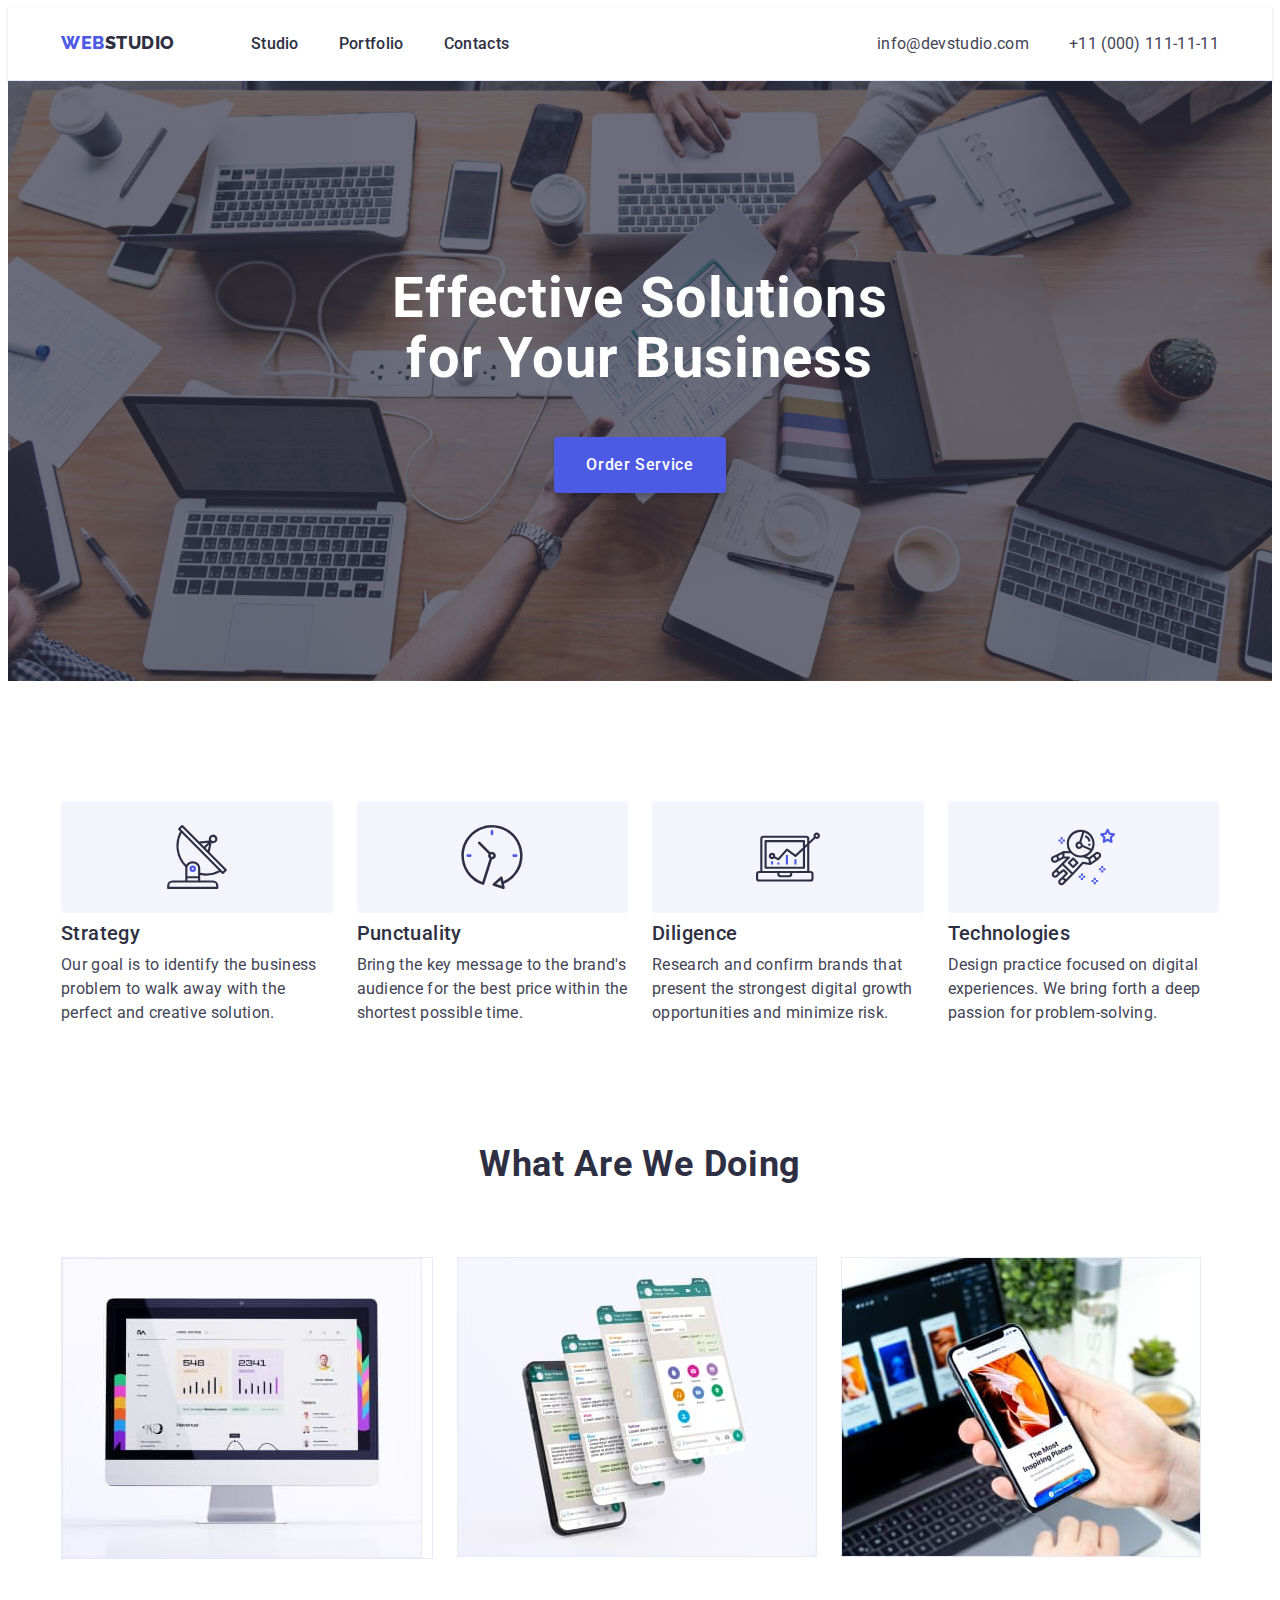
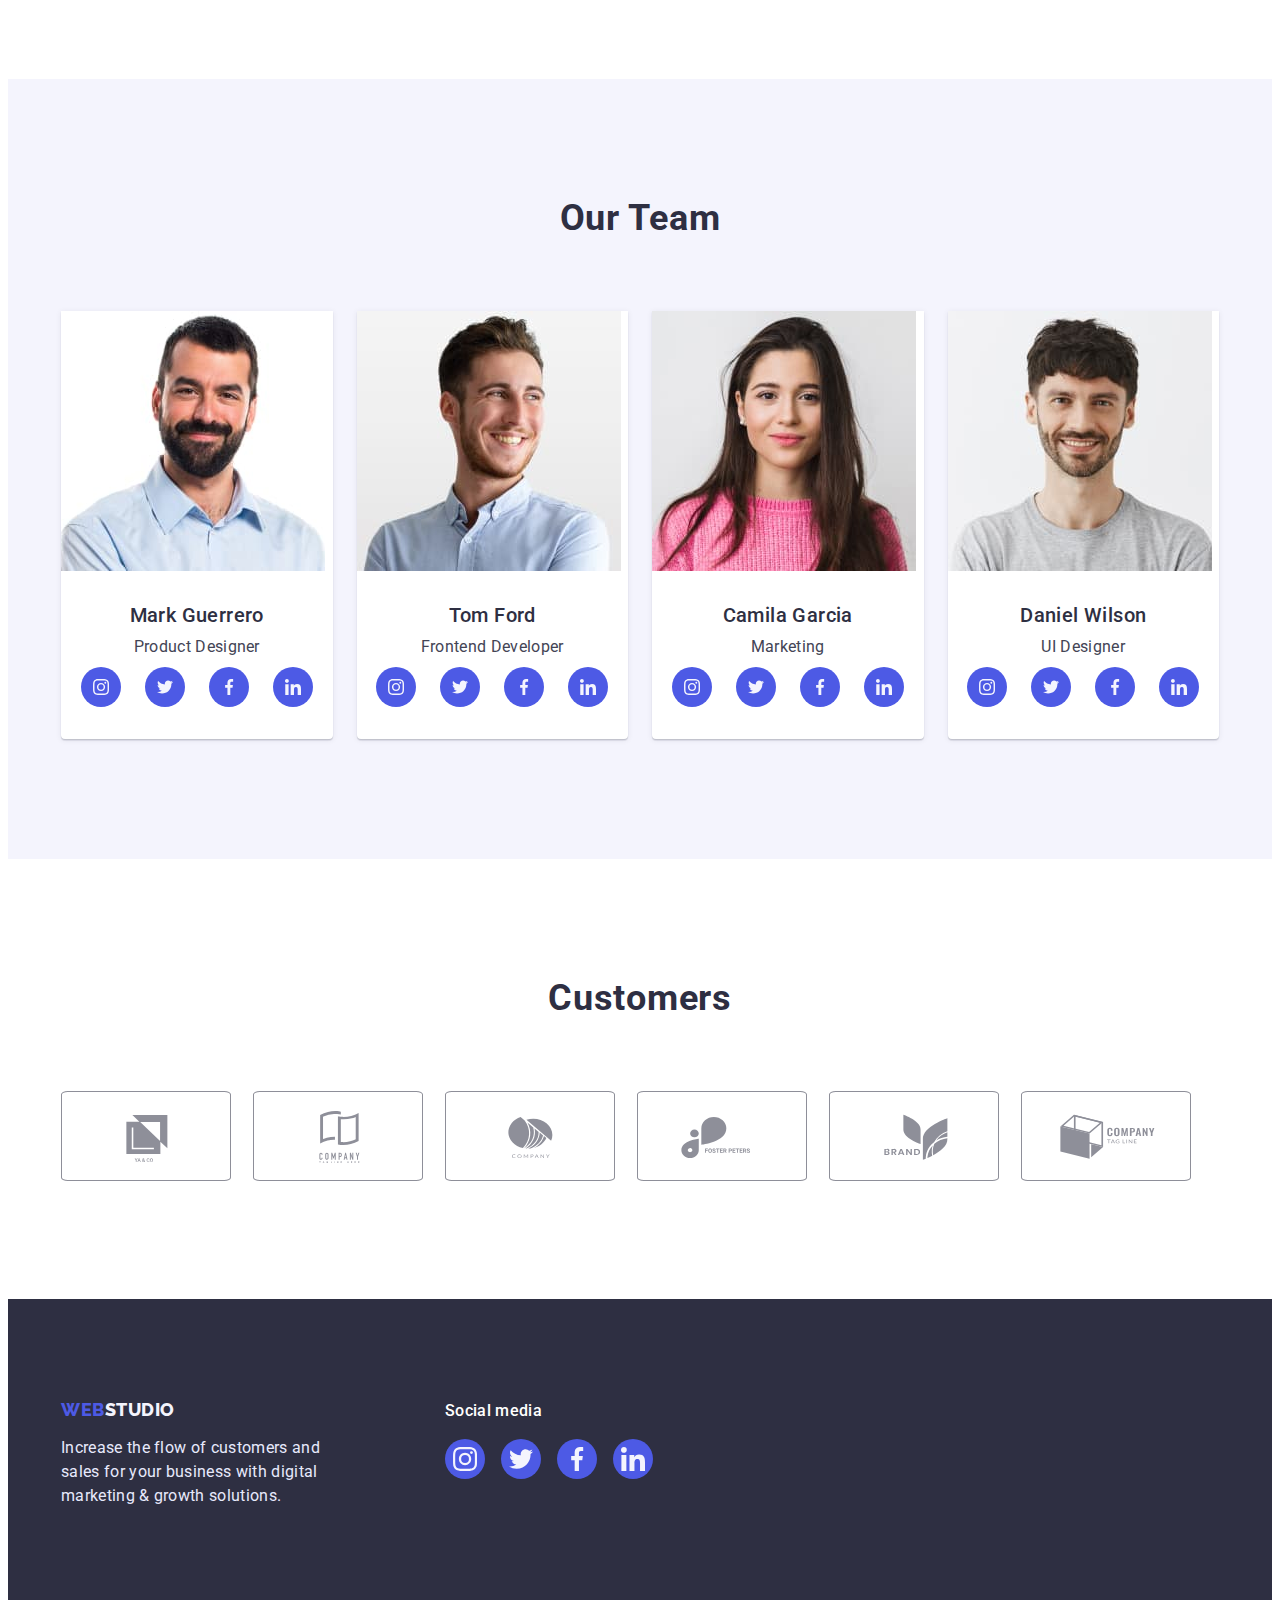
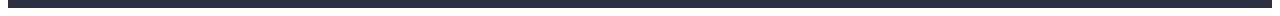
<file: index.html>
<!DOCTYPE html>
<html lang="en">
  <head>
    <meta charset="UTF-8" />
    <meta http-equiv="X-UA-Compatible" content="IE=edge" />
    <meta name="viewport" content="width=device-width, initial-scale=1.0" />
    <title>Web Studio</title>

    <link rel="preconnect" href="https://fonts.googleapis.com" />
    <link rel="preconnect" href="https://fonts.gstatic.com" crossorigin />
    <link
      href="https://fonts.googleapis.com/css2?family=Raleway:wght@800&family=Roboto:wght@400;500;700;900&display=swap"
      rel="stylesheet"
    />
    <link
      rel="stylesheet"
      href="https://cdnjs.cloudflare.com/ajax/libs/modern-normalize/1.1.0/modern-normalize.min.css"
      integrity="sha512-wpPYUAdjBVSE4KJnH1VR1HeZfpl1ub8YT/NKx4PuQ5NmX2tKuGu6U/JRp5y+Y8XG2tV+wKQpNHVUX03MfMFn9Q=="
      crossorigin="anonymous"
      referrerpolicy="no-referrer"
    />
    <link rel="stylesheet" href="./css/styles.css" />
  </head>
  <body>
    <!-- Header -->
    <header class="header">
      <div class="container">
        <nav class="page-nav">
          <a class="logo link" href="./index.html"
            >Web<span class="logo-studio-header">Studio</span></a
          >
          <ul class="menu-list list">
            <li class="menu-item">
              <a class="menu-link link" href="./index.html">Studio</a>
            </li>
            <li class="menu-item">
              <a class="menu-link link" href="./portfolio.html">Portfolio</a>
            </li>
            <li class="menu-item">
              <a class="menu-link link" href="">Contacts</a>
            </li>
          </ul>
        </nav>
        <address class="address">
          <ul class="contact-list list">
            <li>
              <a class="address-link link" href="mailto:info@devstudio.com"
                >info@devstudio.com</a
              >
            </li>
            <li>
              <a class="address-link link" href="tel:+110001111111"
                >+11 (000) 111-11-11</a
              >
            </li>
          </ul>
        </address>
      </div>
    </header>

    <main>
      <!-- Hero -->
      <section class="hero">
        <div class="container">
          <h1 class="main-title title-theme-dark">
            Effective Solutions for Your Business
          </h1>
          <button class="modal-btn-hero modal-btn" type="button">
            Order Service
          </button>
        </div>
      </section>
      <!-- Company Advantages  -->
      <section class="advantages">
        <div class="container">
          <h2 class="visually-hidden section-title title-theme-light">
            Company Advantages
          </h2>
          <ul class="advantages-list list">
            <li class="advantages-item">
              <div class="advantages-bg">
                <svg class="advantages-icon" width="64" height="64">
                  <use href="./images/sprite.svg#icon-antenna"></use>
                </svg>
              </div>
              <h3 class="section-subtitle title-theme-light">Strategy</h3>
              <p class="body-text-style">
                Our goal is to identify the business problem to walk away with
                the perfect and creative solution.
              </p>
            </li>
            <li class="advantages-item">
              <div class="advantages-bg">
                <svg class="advantages-icon" width="64" height="64">
                  <use href="./images/sprite.svg#icon-clock"></use>
                </svg>
              </div>
              <h3 class="section-subtitle title-theme-light">Punctuality</h3>
              <p class="body-text-style">
                Bring the key message to the brand's audience for the best price
                within the shortest possible time.
              </p>
            </li>
            <li class="advantages-item">
              <div class="advantages-bg">
                <svg class="advantages-icon" width="64" height="64">
                  <use href="./images/sprite.svg#icon-diagram"></use>
                </svg>
              </div>
              <h3 class="section-subtitle title-theme-light">Diligence</h3>
              <p class="body-text-style">
                Research and confirm brands that present the strongest digital
                growth opportunities and minimize risk.
              </p>
            </li>
            <li class="advantages-item">
              <div class="advantages-bg">
                <svg class="advantages-icon" width="64" height="64">
                  <use href="./images/sprite.svg#icon-astronaut"></use>
                </svg>
              </div>
              <h3 class="section-subtitle title-theme-light">Technologies</h3>
              <p class="body-text-style">
                Design practice focused on digital experiences. We bring forth a
                deep passion for problem-solving.
              </p>
            </li>
          </ul>
        </div>
      </section>
      <!-- Company Products -->
      <section class="products">
        <div class="container">
          <h2 class="section-title title-theme-light">What are we doing</h2>
          <ul class="products-list list">
            <li class="products-item">
              <img
                src="./images/products/products-img-1.jpg"
                alt="Web Products"
                width="360"
                height="300"
              />
            </li>
            <li>
              <img
                src="./images/products/products-img-2.jpg"
                alt="App Products"
                width="360"
                height="300"
              />
            </li>
            <li>
              <img
                src="./images/products/products-img-3.jpg"
                alt="Multimodal Products"
                width="360"
                height="300"
              />
            </li>
          </ul>
        </div>
      </section>
      <!-- Company Team -->
      <section class="team">
        <div class="container">
          <h2 class="section-title title-theme-light">Our Team</h2>
          <ul class="team-list list">
            <li class="team-item">
              <img
                src="./images/team/team-img-1.jpg"
                alt="Team Member 1"
                width="264"
                height="260"
              />
              <div class="team-item-info">
                <h3 class="section-subtitle title-theme-light">
                  Mark Guerrero
                </h3>
                <p class="body-text-style">Product Designer</p>
                <ul class="team-soc-list list">
                  <li class="soc-media-item">
                    <a href="" class="soc-media-link link">
                      <svg class="soc-media-icon" width="16" height="16">
                        <use href="./images/sprite.svg#icon-instagram"></use>
                      </svg>
                    </a>
                  </li>
                  <li class="soc-media-item">
                    <a href="" class="soc-media-link link">
                      <svg class="soc-media-icon" width="16" height="16">
                        <use href="./images/sprite.svg#icon-twitter"></use>
                      </svg>
                    </a>
                  </li>
                  <li class="soc-media-item">
                    <a href="" class="soc-media-link link">
                      <svg class="soc-media-icon" width="16" height="16">
                        <use href="./images/sprite.svg#icon-facebook"></use>
                      </svg>
                    </a>
                  </li>
                  <li class="soc-media-item">
                    <a href="" class="soc-media-link link">
                      <svg class="soc-media-icon" width="16" height="16">
                        <use href="./images/sprite.svg#icon-linkedin"></use>
                      </svg>
                    </a>
                  </li>
                </ul>
              </div>
            </li>
            <li class="team-item">
              <img
                src="./images/team/team-img-2.jpg"
                alt="Team Member 2"
                width="264"
                height="260"
              />
              <div class="team-item-info">
                <h3 class="section-subtitle title-theme-light">Tom Ford</h3>
                <p class="body-text-style">Frontend Developer</p>
                <ul class="team-soc-list list">
                  <li class="soc-media-item">
                    <a href="" class="soc-media-link link">
                      <svg class="soc-media-icon" width="16" height="16">
                        <use href="./images/sprite.svg#icon-instagram"></use>
                      </svg>
                    </a>
                  </li>
                  <li class="soc-media-item">
                    <a href="" class="soc-media-link link">
                      <svg class="soc-media-icon" width="16" height="16">
                        <use href="./images/sprite.svg#icon-twitter"></use>
                      </svg>
                    </a>
                  </li>
                  <li class="soc-media-item">
                    <a href="" class="soc-media-link link">
                      <svg class="soc-media-icon" width="16" height="16">
                        <use href="./images/sprite.svg#icon-facebook"></use>
                      </svg>
                    </a>
                  </li>
                  <li class="soc-media-item">
                    <a href="" class="soc-media-link link">
                      <svg class="soc-media-icon" width="16" height="16">
                        <use href="./images/sprite.svg#icon-linkedin"></use>
                      </svg>
                    </a>
                  </li>
                </ul>
              </div>
            </li>
            <li class="team-item">
              <img
                src="./images/team/team-img-3.jpg"
                alt="Team Member 3"
                width="264"
                height="260"
              />
              <div class="team-item-info">
                <h3 class="section-subtitle title-theme-light">
                  Camila Garcia
                </h3>
                <p class="body-text-style">Marketing</p>
                <ul class="team-soc-list list">
                  <li class="soc-media-item">
                    <a href="" class="soc-media-link link">
                      <svg class="soc-media-icon" width="16" height="16">
                        <use href="./images/sprite.svg#icon-instagram"></use>
                      </svg>
                    </a>
                  </li>
                  <li class="soc-media-item">
                    <a href="" class="soc-media-link link">
                      <svg class="soc-media-icon" width="16" height="16">
                        <use href="./images/sprite.svg#icon-twitter"></use>
                      </svg>
                    </a>
                  </li>
                  <li class="soc-media-item">
                    <a href="" class="soc-media-link link">
                      <svg class="soc-media-icon" width="16" height="16">
                        <use href="./images/sprite.svg#icon-facebook"></use>
                      </svg>
                    </a>
                  </li>
                  <li class="soc-media-item">
                    <a href="" class="soc-media-link link">
                      <svg class="soc-media-icon" width="16" height="16">
                        <use href="./images/sprite.svg#icon-linkedin"></use>
                      </svg>
                    </a>
                  </li>
                </ul>
              </div>
            </li>
            <li class="team-item">
              <img
                src="./images/team/team-img-4.jpg"
                alt="Team Member 4"
                width="264"
                height="260"
              />
              <div class="team-item-info">
                <h3 class="section-subtitle title-theme-light">
                  Daniel Wilson
                </h3>
                <p class="body-text-style">UI Designer</p>
                <ul class="team-soc-list list">
                  <li class="soc-media-item">
                    <a href="" class="soc-media-link link">
                      <svg class="soc-media-icon" width="16" height="16">
                        <use href="./images/sprite.svg#icon-instagram"></use>
                      </svg>
                    </a>
                  </li>
                  <li class="soc-media-item">
                    <a href="" class="soc-media-link link">
                      <svg class="soc-media-icon" width="16" height="16">
                        <use href="./images/sprite.svg#icon-twitter"></use>
                      </svg>
                    </a>
                  </li>
                  <li class="soc-media-item">
                    <a href="" class="soc-media-link link">
                      <svg class="soc-media-icon" width="16" height="16">
                        <use href="./images/sprite.svg#icon-facebook"></use>
                      </svg>
                    </a>
                  </li>
                  <li class="soc-media-item">
                    <a href="" class="soc-media-link link">
                      <svg class="soc-media-icon" width="16" height="16">
                        <use href="./images/sprite.svg#icon-linkedin"></use>
                      </svg>
                    </a>
                  </li>
                </ul>
              </div>
            </li>
          </ul>
        </div>
      </section>
      <!-- Customers -->
      <section class="customers">
        <div class="container">
          <h2 class="section-title title-theme-light">Customers</h2>
          <ul class="customers-list list">
            <li class="customers-item">
              <a href="" class="customers-icon-link link">
                <svg class="customers-icon">
                  <use href="./images/sprite.svg#icon-customer-1"></use>
                </svg>
              </a>
            </li>
            <li class="customers-item">
              <a href="" class="customers-icon-link link">
                <svg class="customers-icon">
                  <use href="./images/sprite.svg#icon-customer-2"></use>
                </svg>
              </a>
            </li>
            <li class="customers-item">
              <a href="" class="customers-icon-link link">
                <svg class="customers-icon">
                  <use href="./images/sprite.svg#icon-customer-3"></use>
                </svg>
              </a>
            </li>
            <li class="customers-item">
              <a href="" class="customers-icon-link link">
                <svg class="customers-icon">
                  <use href="./images/sprite.svg#icon-customer-4"></use>
                </svg>
              </a>
            </li>
            <li class="customers-item">
              <a href="" class="customers-icon-link link">
                <svg class="customers-icon">
                  <use href="./images/sprite.svg#icon-customer-5"></use>
                </svg>
              </a>
            </li>
            <li class="customers-item">
              <a href="" class="customers-icon-link link">
                <svg class="customers-icon">
                  <use href="./images/sprite.svg#icon-customer-6"></use>
                </svg>
              </a>
            </li>
          </ul>
        </div>
      </section>
    </main>
    <!-- Footer -->
    <footer class="footer">
      <div class="container">
        <div class="footer-logo-box">
          <a class="logo link" href="./index.html"
            >Web<span class="logo-studio-footer">Studio</span></a
          >
          <p class="footer-text body-text-style text-theme-dark">
            Increase the flow of customers and sales for your business with
            digital marketing & growth solutions.
          </p>
        </div>
        <div class="footer-soc-box">
          <h3 class="section-subtitle title-theme-dark">Social media</h3>
          <ul class="footer-soc-list list">
            <li class="soc-media-item">
              <a href="" class="soc-media-link link">
                <svg class="soc-media-icon" width="24" height="24">
                  <use href="./images/sprite.svg#icon-instagram"></use>
                </svg>
              </a>
            </li>
            <li class="soc-media-item">
              <a href="" class="soc-media-link link">
                <svg class="soc-media-icon" width="24" height="24">
                  <use href="./images/sprite.svg#icon-twitter"></use>
                </svg>
              </a>
            </li>
            <li class="soc-media-item">
              <a href="" class="soc-media-link link">
                <svg class="soc-media-icon" width="24" height="24">
                  <use href="./images/sprite.svg#icon-facebook"></use>
                </svg>
              </a>
            </li>
            <li class="soc-media-item">
              <a href="" class="soc-media-link link">
                <svg class="soc-media-icon" width="24" height="24">
                  <use href="./images/sprite.svg#icon-linkedin"></use>
                </svg>
              </a>
            </li>
          </ul>
        </div>
      </div>
    </footer>
  </body>
</html>
</file>
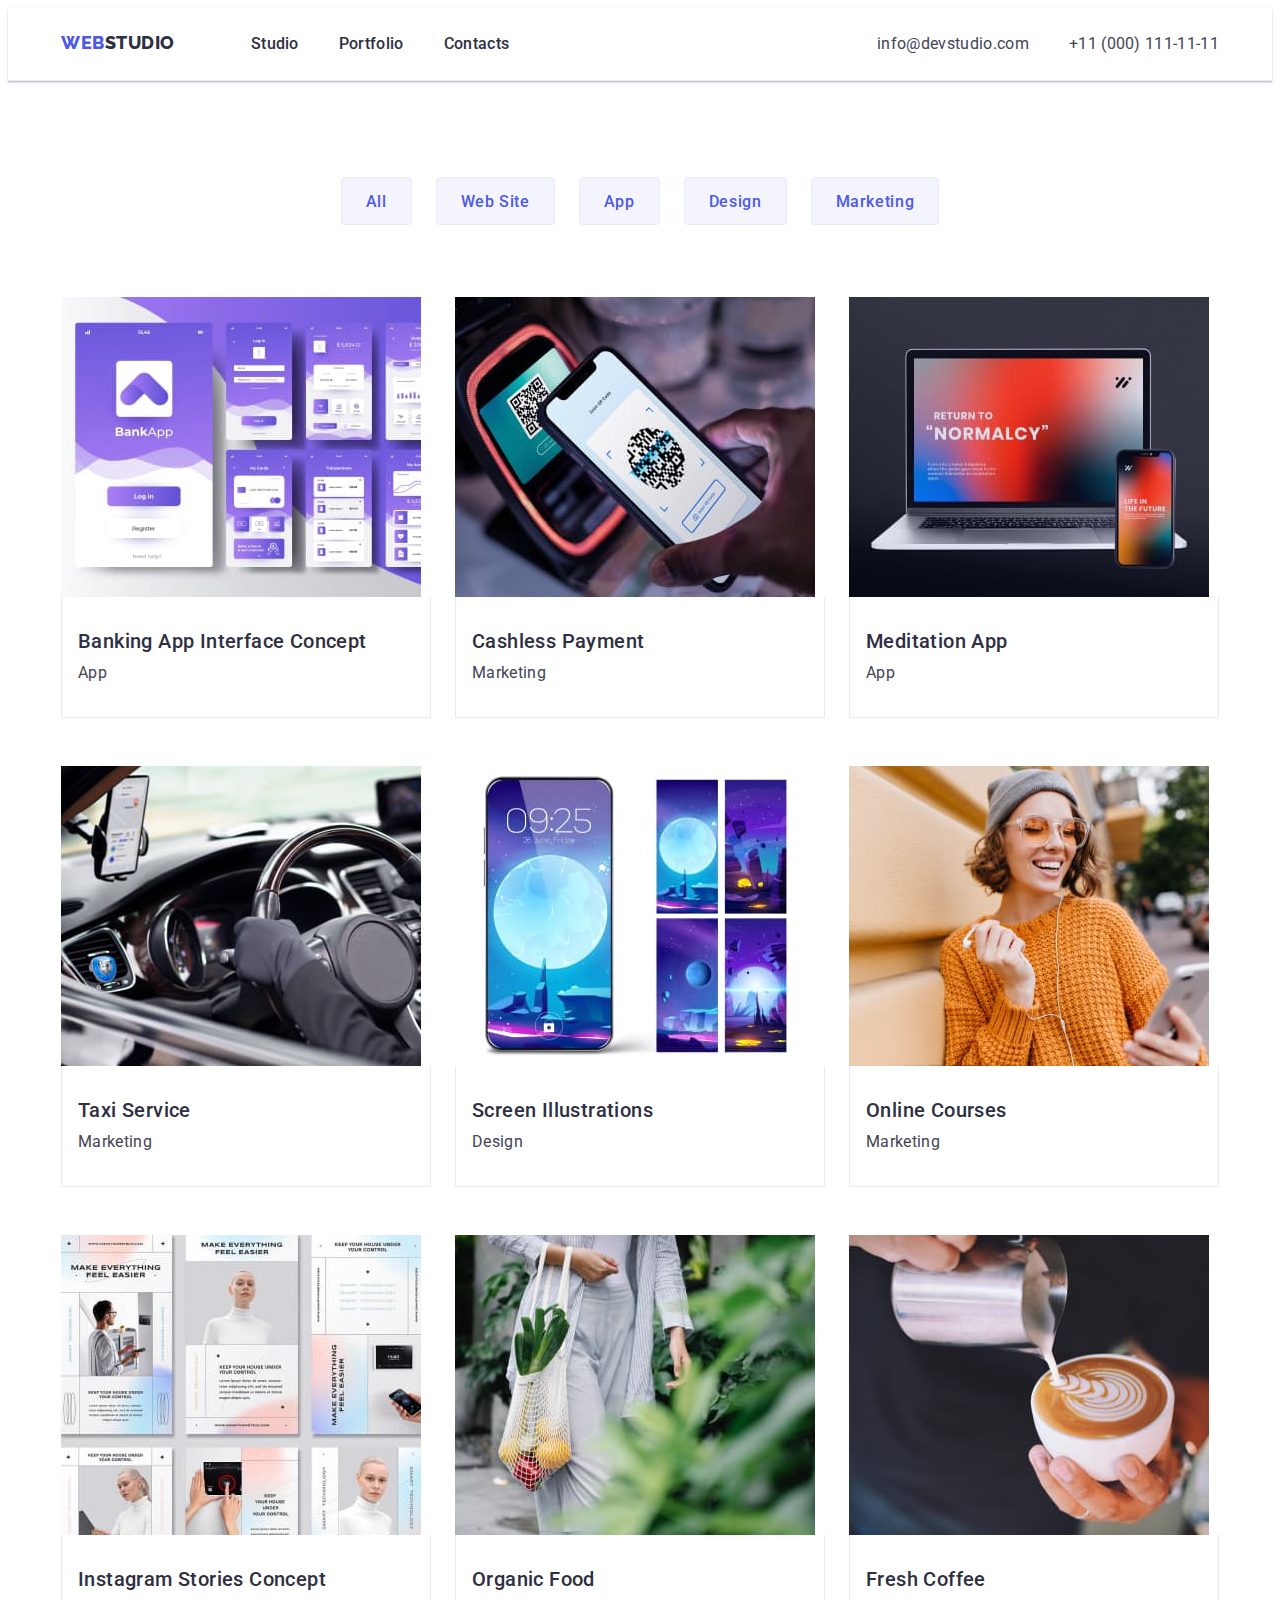
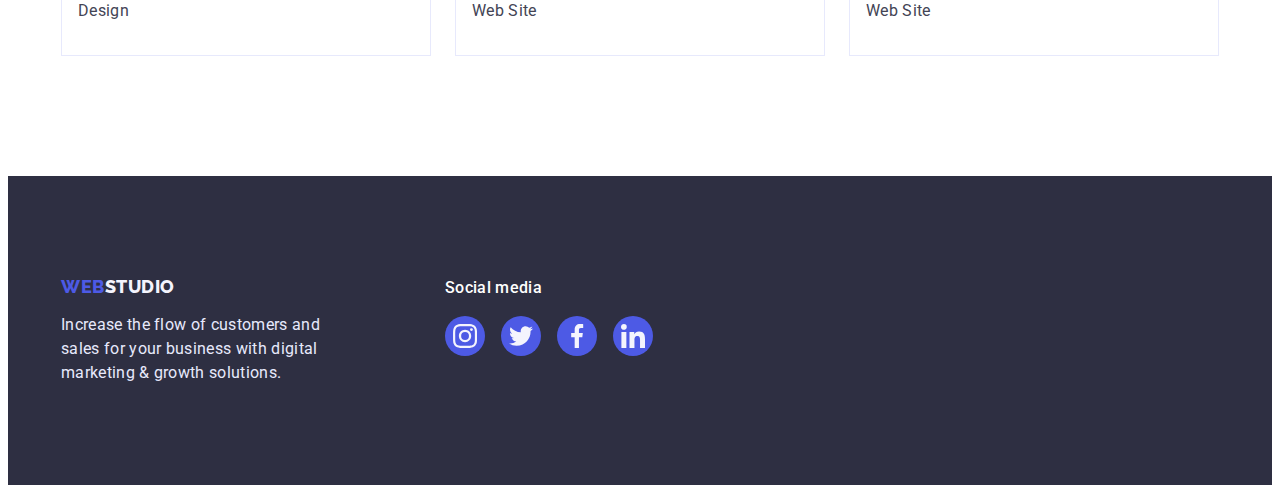
<file: portfolio.html>
<!DOCTYPE html>
<html lang="en">
  <head>
    <meta charset="UTF-8" />
    <meta http-equiv="X-UA-Compatible" content="IE=edge" />
    <meta name="viewport" content="width=device-width, initial-scale=1.0" />
    <title>Web Studio</title>

    <link rel="preconnect" href="https://fonts.googleapis.com" />
    <link rel="preconnect" href="https://fonts.gstatic.com" crossorigin />
    <link
      href="https://fonts.googleapis.com/css2?family=Raleway:wght@800&family=Roboto:wght@400;500;700;900&display=swap"
      rel="stylesheet"
    />
    <link
      rel="stylesheet"
      href="https://cdnjs.cloudflare.com/ajax/libs/modern-normalize/1.1.0/modern-normalize.min.css"
      integrity="sha512-wpPYUAdjBVSE4KJnH1VR1HeZfpl1ub8YT/NKx4PuQ5NmX2tKuGu6U/JRp5y+Y8XG2tV+wKQpNHVUX03MfMFn9Q=="
      crossorigin="anonymous"
      referrerpolicy="no-referrer"
    />
    <link rel="stylesheet" href="./css/styles.css" />
  </head>
  <body>
    <!-- Header -->
    <header class="header">
      <div class="container">
        <nav class="page-nav">
          <a class="logo link" href="./index.html"
            >Web<span class="logo-studio-header">Studio</span></a
          >
          <ul class="menu-list list">
            <li class="menu-item">
              <a class="menu-link link" href="./index.html">Studio</a>
            </li>
            <li class="menu-item">
              <a class="menu-link link" href="./portfolio.html">Portfolio</a>
            </li>
            <li class="menu-item">
              <a class="menu-link link" href="">Contacts</a>
            </li>
          </ul>
        </nav>
        <address class="address">
          <ul class="contact-list list">
            <li>
              <a class="address-link link" href="mailto:info@devstudio.com"
                >info@devstudio.com</a
              >
            </li>
            <li>
              <a class="address-link link" href="tel:+110001111111"
                >+11 (000) 111-11-11</a
              >
            </li>
          </ul>
        </address>
      </div>
    </header>
    <main>
      <section class="portfolio">
        <div class="container">
          <h1 class="visually-hidden section-title title-theme-light">
            Portfolio
          </h1>
          <!-- Filter -->
          <ul class="filter-list list">
            <li>
              <button class="modal-btn-filter modal-btn" type="button">
                All
              </button>
            </li>
            <li>
              <button class="modal-btn-filter modal-btn" type="button">
                Web Site
              </button>
            </li>
            <li>
              <button class="modal-btn-filter modal-btn" type="button">
                App
              </button>
            </li>
            <li>
              <button class="modal-btn-filter modal-btn" type="button">
                Design
              </button>
            </li>
            <li>
              <button class="modal-btn-filter modal-btn" type="button">
                Marketing
              </button>
            </li>
          </ul>
          <!-- Portfolio Gallery -->
          <ul class="portfolio-list list">
            <li class="portfolio-item">
              <a class="portfolio-link link" href=""
                ><img
                  src="./images/portfolio/portfolio-1.jpg"
                  alt="Portfolio Product Photo"
                  width="360"
                  height="300"
                />
                <div class="portfolio-item-info">
                  <h2 class="section-subtitle title-theme-light">
                    Banking App Interface Concept
                  </h2>
                  <p class="portfolio-text body-text-style">App</p>
                </div>
              </a>
            </li>
            <li class="portfolio-item">
              <a class="portfolio-link link" href="">
                <img
                  src="./images/portfolio/portfolio-2.jpg"
                  alt="Portfolio Product Photo"
                  width="360"
                  height="300"
                />
                <div class="portfolio-item-info">
                  <h2 class="section-subtitle title-theme-light">
                    Cashless Payment
                  </h2>
                  <p class="portfolio-text body-text-style">Marketing</p>
                </div>
              </a>
            </li>
            <li class="portfolio-item">
              <a class="portfolio-link link" href=""
                ><img
                  src="./images/portfolio/portfolio-3.jpg"
                  alt="Portfolio Product Photo"
                  width="360"
                  height="300"
                />
                <div class="portfolio-item-info">
                  <h2 class="section-subtitle title-theme-light">
                    Meditation App
                  </h2>
                  <p class="portfolio-text body-text-style">App</p>
                </div>
              </a>
            </li>
            <li class="portfolio-item">
              <a class="portfolio-link link" href="">
                <img
                  src="./images/portfolio/portfolio-4.jpg"
                  alt="Portfolio Product Photo"
                  width="360"
                  height="300"
                />
                <div class="portfolio-item-info">
                  <h2 class="section-subtitle title-theme-light">
                    Taxi Service
                  </h2>
                  <p class="portfolio-text body-text-style">Marketing</p>
                </div>
              </a>
            </li>
            <li class="portfolio-item">
              <a class="portfolio-link link" href="">
                <img
                  src="./images/portfolio/portfolio-5.jpg"
                  alt="Portfolio Product Photo"
                  width="360"
                  height="300"
                />
                <div class="portfolio-item-info">
                  <h2 class="section-subtitle title-theme-light">
                    Screen Illustrations
                  </h2>
                  <p class="portfolio-text body-text-style">Design</p>
                </div>
              </a>
            </li>
            <li class="portfolio-item">
              <a class="portfolio-link link" href="">
                <img
                  src="./images/portfolio/portfolio-6.jpg"
                  alt="Portfolio Product Photo"
                  width="360"
                  height="300"
                />
                <div class="portfolio-item-info">
                  <h2 class="section-subtitle title-theme-light">
                    Online Courses
                  </h2>
                  <p class="portfolio-text body-text-style">Marketing</p>
                </div>
              </a>
            </li>
            <li class="portfolio-item">
              <a class="portfolio-link link" href="">
                <img
                  src="./images/portfolio/portfolio-7.jpg"
                  alt="Portfolio Product Photo"
                  width="360"
                  height="300"
                />
                <div class="portfolio-item-info">
                  <h2 class="section-subtitle title-theme-light">
                    Instagram Stories Concept
                  </h2>
                  <p class="portfolio-text body-text-style">Design</p>
                </div>
              </a>
            </li>
            <li class="portfolio-item">
              <a class="portfolio-link link" href="">
                <img
                  src="./images/portfolio/portfolio-8.jpg"
                  alt="Portfolio Product Photo"
                  width="360"
                  height="300"
                />
                <div class="portfolio-item-info">
                  <h2 class="section-subtitle title-theme-light">
                    Organic Food
                  </h2>
                  <p class="portfolio-text body-text-style">Web Site</p>
                </div>
              </a>
            </li>
            <li class="portfolio-item">
              <a class="portfolio-link link" href="">
                <img
                  src="./images/portfolio/portfolio-9.jpg"
                  alt="Portfolio Product Photo"
                  width="360"
                  height="300"
                />
                <div class="portfolio-item-info">
                  <h2 class="section-subtitle title-theme-light">
                    Fresh Coffee
                  </h2>
                  <p class="portfolio-text body-text-style">Web Site</p>
                </div>
              </a>
            </li>
          </ul>
        </div>
      </section>
    </main>
    <!-- Footer -->
    <footer class="footer">
      <div class="container">
        <div class="footer-logo-box">
          <a class="logo link" href="./index.html"
            >Web<span class="logo-studio-footer">Studio</span></a
          >
          <p class="footer-text body-text-style text-theme-dark">
            Increase the flow of customers and sales for your business with
            digital marketing & growth solutions.
          </p>
        </div>
        <div class="footer-soc-box">
          <h3 class="section-subtitle title-theme-dark">Social media</h3>
          <ul class="footer-soc-list list">
            <li class="soc-media-item">
              <a href="" class="soc-media-link link">
                <svg class="soc-media-icon" width="24" height="24">
                  <use href="./images/sprite.svg#icon-instagram"></use>
                </svg>
              </a>
            </li>
            <li class="soc-media-item">
              <a href="" class="soc-media-link link">
                <svg class="soc-media-icon" width="24" height="24">
                  <use href="./images/sprite.svg#icon-twitter"></use>
                </svg>
              </a>
            </li>
            <li class="soc-media-item">
              <a href="" class="soc-media-link link">
                <svg class="soc-media-icon" width="24" height="24">
                  <use href="./images/sprite.svg#icon-facebook"></use>
                </svg>
              </a>
            </li>
            <li class="soc-media-item">
              <a href="" class="soc-media-link link">
                <svg class="soc-media-icon" width="24" height="24">
                  <use href="./images/sprite.svg#icon-linkedin"></use>
                </svg>
              </a>
            </li>
          </ul>
        </div>
      </div>
    </footer>
  </body>
</html>
</file>
<file: css/styles.css>
:root {
  --font-primary: "Roboto", sans-serif;
  --font-secondary: "Raleway", sans-serif;
  --color-white-main: #ffffff;
  --color-slate-primary: #434455;
  --color-navy-blue-secondary: #2e2f42;
  --color-iris-brand: #4d5ae5;
  --color-ocean-pressed: #404bbf;
  --color-cloud: #f4f4fd;
  --color-cornflower-borders: #e7e9fc;
  --color-green-success: #31d0aa;
  --color-light-slate: #8e8f99;
  --gradient-bg: linear-gradient(rgba(46, 47, 66, 0.7), rgba(46, 47, 66, 0.7));
  --box-shadow: 0px 1px 6px rgba(46, 47, 66, 0.08),
    0px 1px 1px rgba(46, 47, 66, 0.16), 0px 2px 1px rgba(46, 47, 66, 0.08);
}

p,
h1,
h2,
h3,
h4,
h5,
h6 {
  margin: 0;
}

ul,
ol {
  margin: 0;
  padding-left: 0;
}

body {
  font-family: var(--font-primary);
  color: var(--color-slate-primary);
  background-color: var(--color-white-main);
}

img {
  display: block;
  max-width: 100%;
  height: auto;
}

.container {
  max-width: 1158px;
  padding: 0 15px;
  margin: 0 auto;
}

.visually-hidden {
  position: absolute;
  width: 1px;
  height: 1px;
  margin: -1px;
  border: 0;
  padding: 0;
  white-space: nowrap;
  clip-path: inset(100%);
  clip: rect(0 0 0 0);
  overflow: hidden;
}

.list {
  list-style: none;
}

.link {
  text-decoration: none;
}

address {
  font-style: normal;
  margin-left: auto;
}

.address-link {
  line-height: 1.5;
  letter-spacing: 0.02em;
  color: inherit;
  padding-top: 24px;
  padding-bottom: 24px;
}

.modal-btn {
  font-family: inherit;
  font-weight: 500;
  font-size: 16px;
  line-height: 1.5;
  letter-spacing: 0.04em;
  cursor: pointer;
  display: block;
  margin: 0 auto;
  border-radius: 4px;
  border: none;
}

.modal-btn:is(:hover, :focus) {
  background-color: var(--color-ocean-pressed);
  color: var(--color-white-main);
  border-color: transparent;
  box-shadow: 0px 3px 1px rgba(0, 0, 0, 0.1), 0px 2px 1px rgba(0, 0, 0, 0.08),
    0px 2px 2px rgba(0, 0, 0, 0.12);
}

/* <<<<<<<<<<<<<<<<<<<<<<<<<<<<<<<<<<<<<< COMPONENTS COLOR */
.title-theme-dark {
  color: var(--color-white-main);
}
.title-theme-light {
  color: var(--color-navy-blue-secondary);
}
.text-theme-dark {
  color: var(--color-cornflower-borders);
}

/* <<<<<<<<<<<<<<<<<<<<<<<<<<<<<<<<<<<<<< COMPONENTS STYLE */
/* <<<<<<<<<<<<<<<<<< Main Title */
.main-title {
  font-size: 56px;
  line-height: 1.07;
  letter-spacing: 0.02em;
  width: 496px;
  margin: 0 auto 48px;
  text-align: center;
}

/* <<<<<<<<<<<<<<<<<< Section Title */
.section-title {
  font-size: 36px;
  line-height: 1.11;
  text-align: center;
  letter-spacing: 0.02em;
  text-transform: capitalize;
  margin-bottom: 72px;
}
/* <<<<<<<<<<<<<<<<<< Section Subtitle */
.section-subtitle {
  font-weight: 500;
  font-size: 20px;
  line-height: 1.2;
  letter-spacing: 0.02em;
  margin-bottom: 8px;
}
/* <<<<<<<<<<<<<<<<<< Basic Text */
.body-text-style {
  font-size: 16px;
  line-height: 1.5;
  letter-spacing: 0.02em;
}

/* <<<<<<<<<<<<<<<<<<<<<<<<<<<<<<<<<<<<<< HEADER */
.logo {
  font-family: var(--font-secondary);
  font-style: normal;
  font-weight: 800;
  font-size: 18px;
  line-height: 1.17;
  margin-right: 76px;
  letter-spacing: 0.03em;
  text-transform: uppercase;
  color: var(--color-iris-brand);
}

.logo-studio-header {
  color: var(--color-navy-blue-secondary);
}

.menu-link {
  font-weight: 500;
  line-height: 1.5;
  letter-spacing: 0.02em;
  color: var(--color-navy-blue-secondary);
  padding-top: 24px;
  padding-bottom: 24px;
}

.menu-link:is(:active, :hover, :focus),
.address-link:is(:active, :hover, :focus) {
  color: var(--color-ocean-pressed);
}

.header {
  padding-top: 24px;
  padding-bottom: 24px;
  border-bottom: 1px solid var(--color-cornflower-borders);
  box-shadow: var(--box-shadow);
}

header .container {
  display: flex;
}

.page-nav {
  display: flex;
}
.menu-list {
  display: flex;
  gap: 40px;
}
.contact-list {
  display: flex;
  gap: 40px;
}

/* .menu-item {
} */

/* <<<<<<<<<<<<<<<<<<<<<<<<<<<<<<<<<<<<<< HERO */
.hero {
  padding-top: 188px;
  padding-bottom: 188px;
  background-color: var(--color-navy-blue-secondary);
  background-image: var(--gradient-bg), url("../images/hero-bg.jpg");
  max-width: 1440px;
  background-position: center;
  background-size: cover;
  margin: 0 auto;
}

.modal-btn-hero {
  min-width: 169px;
  height: 56px;
  padding: 16px 32px;
  background-color: var(--color-iris-brand);
  color: var(--color-white-main);
  box-shadow: 0px 4px 4px rgba(0, 0, 0, 0.15);
  border-color: transparent;
}

/* <<<<<<<<<<<<<<<<<<<<<<<<<<<<<<<<<<<<<< COMPANY ADVANTAGES */
.advantages {
  padding-top: 120px;
  padding-bottom: 120px;
}

.advantages-list {
  display: flex;
  gap: 24px;
}
.advantages-item {
  width: calc((100% - 72px) / 4);
}

.advantages-bg {
  background-color: var(--color-cloud);
  height: 112px;
  border-radius: 4px;
  margin-bottom: 8px;
  display: flex;
  justify-content: center;
  align-items: center;
}
/* .advantages-icon {
} */

/* <<<<<<<<<<<<<<<<<<<<<<<<<<<<<<<<<<<<<< COMPANY PRODUCTS */
.products {
  padding-bottom: 120px;
}

.products-list {
  display: flex;
  gap: 24px;
}

.products-item {
  width: calc((100% - 48px) / 3);
  border: 1px solid var(--color-cornflower-borders);
}

/* <<<<<<<<<<<<<<<<<<<<<<<<<<<<<<<<<<<<<< COMPANY TEAM */
.team {
  background-color: var(--color-cloud);
  padding-top: 120px;
  padding-bottom: 120px;
}

.team-list {
  display: flex;
  gap: 24px;
}

.team-item {
  background-color: var(--color-white-main);
  text-align: center;
  width: calc((100% - 72px) / 4);
  box-shadow: var(--box-shadow);
  border-radius: 0px 0px 4px 4px;
}

.team-item-info {
  padding: 32px 16px;
}

.team-soc-list {
  display: flex;
  justify-content: center;
  gap: 24px;
}
.soc-media-item {
  width: 40px;
  height: 40px;
  margin-top: 8px;
}
.soc-media-link {
  width: 100%;
  height: 100%;
  border-radius: 50%;
  background-color: var(--color-iris-brand);
  display: flex;
  justify-content: center;
  align-items: center;
}

.team-soc-list .soc-media-link:is(:hover, :focus) {
  background-color: var(--color-ocean-pressed);
}

.soc-media-icon {
  fill: var(--color-cloud);
}

/* <<<<<<<<<<<<<<<<<<<<<<<<<<<<<<<<<<<<<< CUSTOMERS */

.customers {
  padding-top: 120px;
  padding-bottom: 120px;
}

.customers-list {
  display: flex;
  gap: 24px;
}

.customers-item {
  width: 168px;
  height: 88px;
}

.customers-icon-link {
  display: flex;
  justify-content: center;
  align-items: center;
  border: 1px solid var(--color-light-slate);
  color: var(--color-light-slate);
  border-radius: 4%;
  width: 100%;
  height: 100%;
}
.customers-icon-link:is(:hover, :focus) {
  border-color: var(--color-ocean-pressed);
  color: var(--color-ocean-pressed);
}
.customers-icon {
  width: 104px;
  height: 56px;
  fill: currentColor;
}

/* <<<<<<<<<<<<<<<<<<<<<<<<<<<<<<<<<<<<<< FOOTER */
footer .container {
  display: flex;
}

.footer {
  background-color: var(--color-navy-blue-secondary);
  padding-top: 100px;
  padding-bottom: 100px;
}

.logo-studio-footer {
  color: var(--color-cloud);
}

.footer-text {
  width: 264px;
  margin-top: 16px;
}

.footer-soc-box {
  margin-left: 120px;
}
.footer-soc-box .section-subtitle {
  font-size: 16px;
  line-height: 1.5;
}

.footer-soc-list {
  display: flex;
  justify-content: center;
  gap: 16px;
  margin-top: 8px;
}
.footer-soc-list .soc-media-link:is(:hover, :focus) {
  background-color: var(--color-green-success);
}

/** <<<<<<<<<<<<<<<<<<<<<<<<<<<<<<<<<<<<<< PORTFOLIO Filter */
.portfolio {
  padding-top: 96px;
  padding-bottom: 120px;
}
.modal-btn-filter {
  padding: 12px 24px;
  height: 48px;
  background-color: var(--color-cloud);
  color: var(--color-iris-brand);
  border: 1px solid var(--color-cornflower-borders);
}

.filter-list {
  display: flex;
  justify-content: center;
  gap: 24px;
  margin-bottom: 72px;
}

/** <<<<<<<<<<<<<<<<<<<<<<<<<<<<<<<<<<<<<< PORTFOLIO Gallery */
.portfolio-list {
  display: flex;
  flex-wrap: wrap;
  gap: 48px 24px;
}
.portfolio-item {
  flex-basis: calc((100% - 48px) / 3);
}

.portfolio-link {
  display: block;
}

.portfolio-link:hover {
  box-shadow: 0px 1px 6px rgba(46, 47, 66, 0.08),
    0px 1px 1px rgba(46, 47, 66, 0.16), 0px 2px 1px rgba(46, 47, 66, 0.08);
}
.portfolio-item-info {
  padding: 32px 16px;
  border: 1px solid var(--color-cornflower-borders);
  border-top: none;
}

.portfolio-text {
  color: var(--color-slate-primary);
}
</file>
